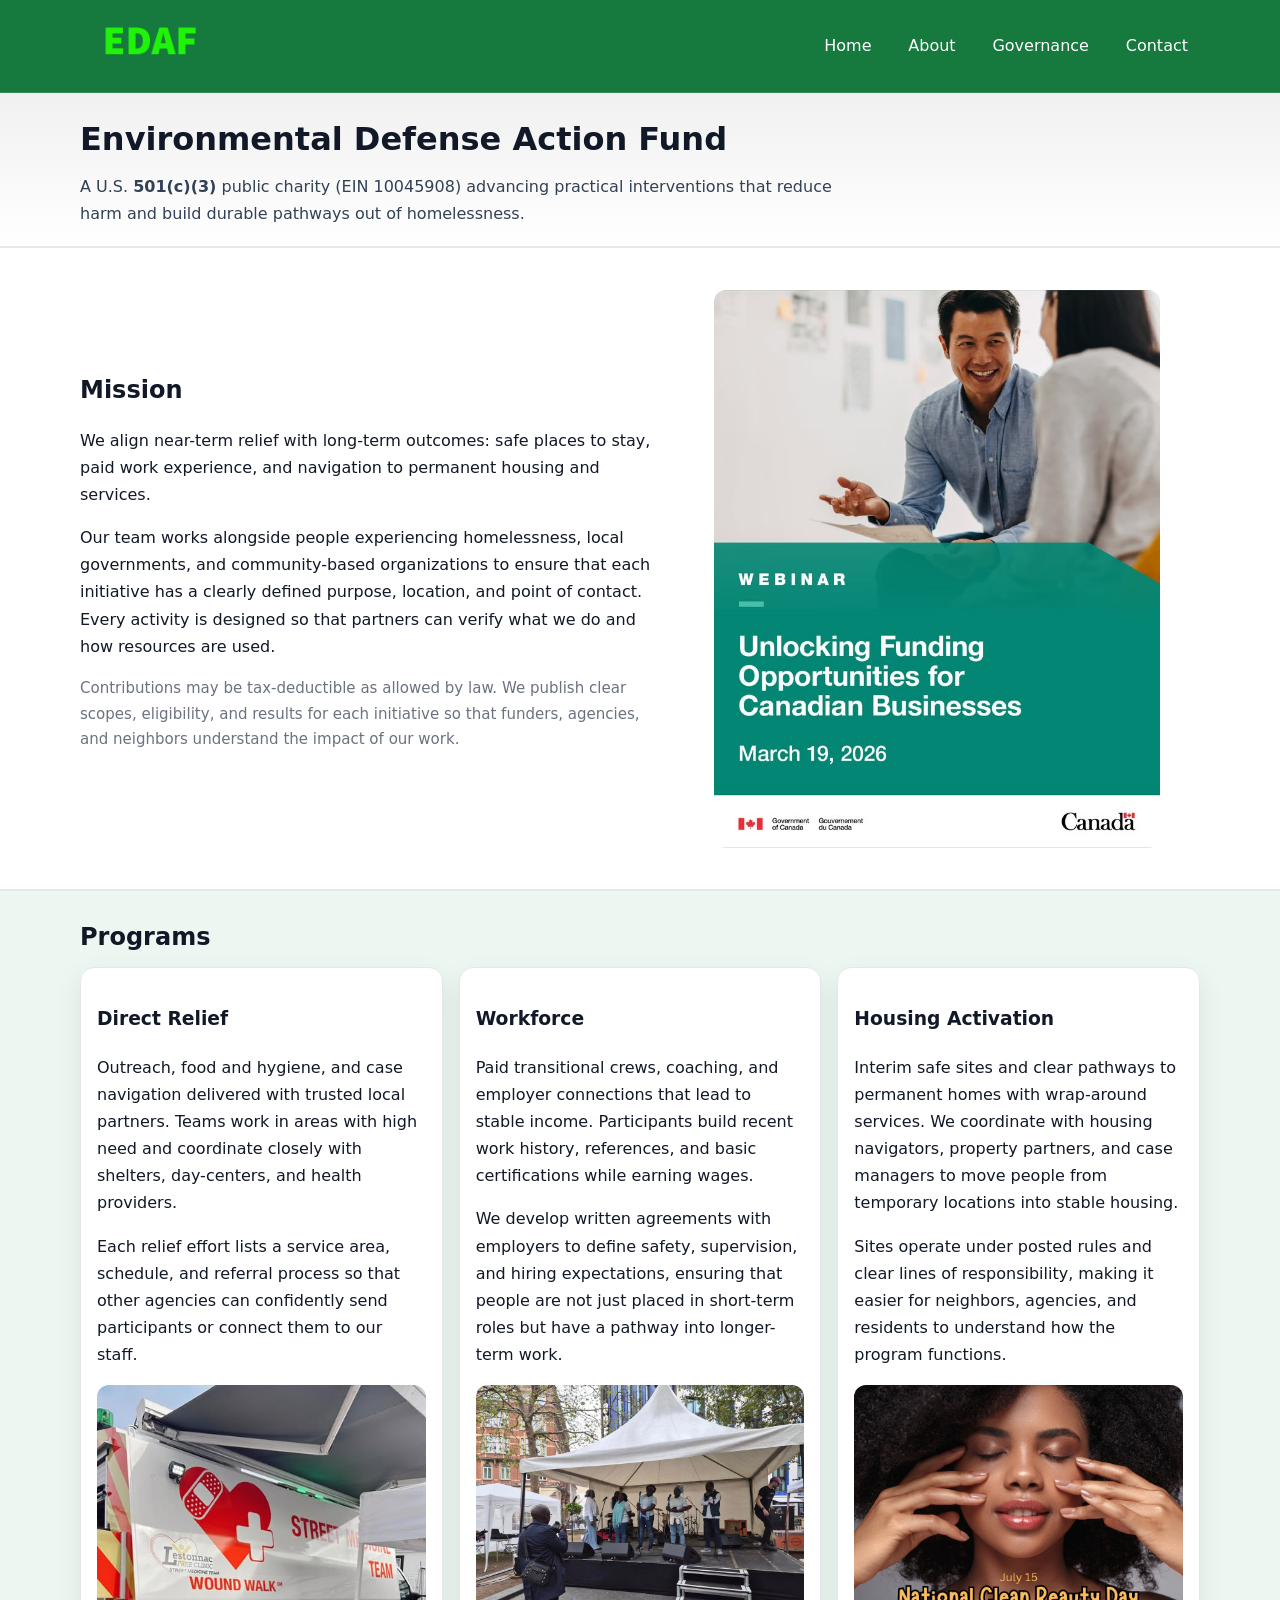
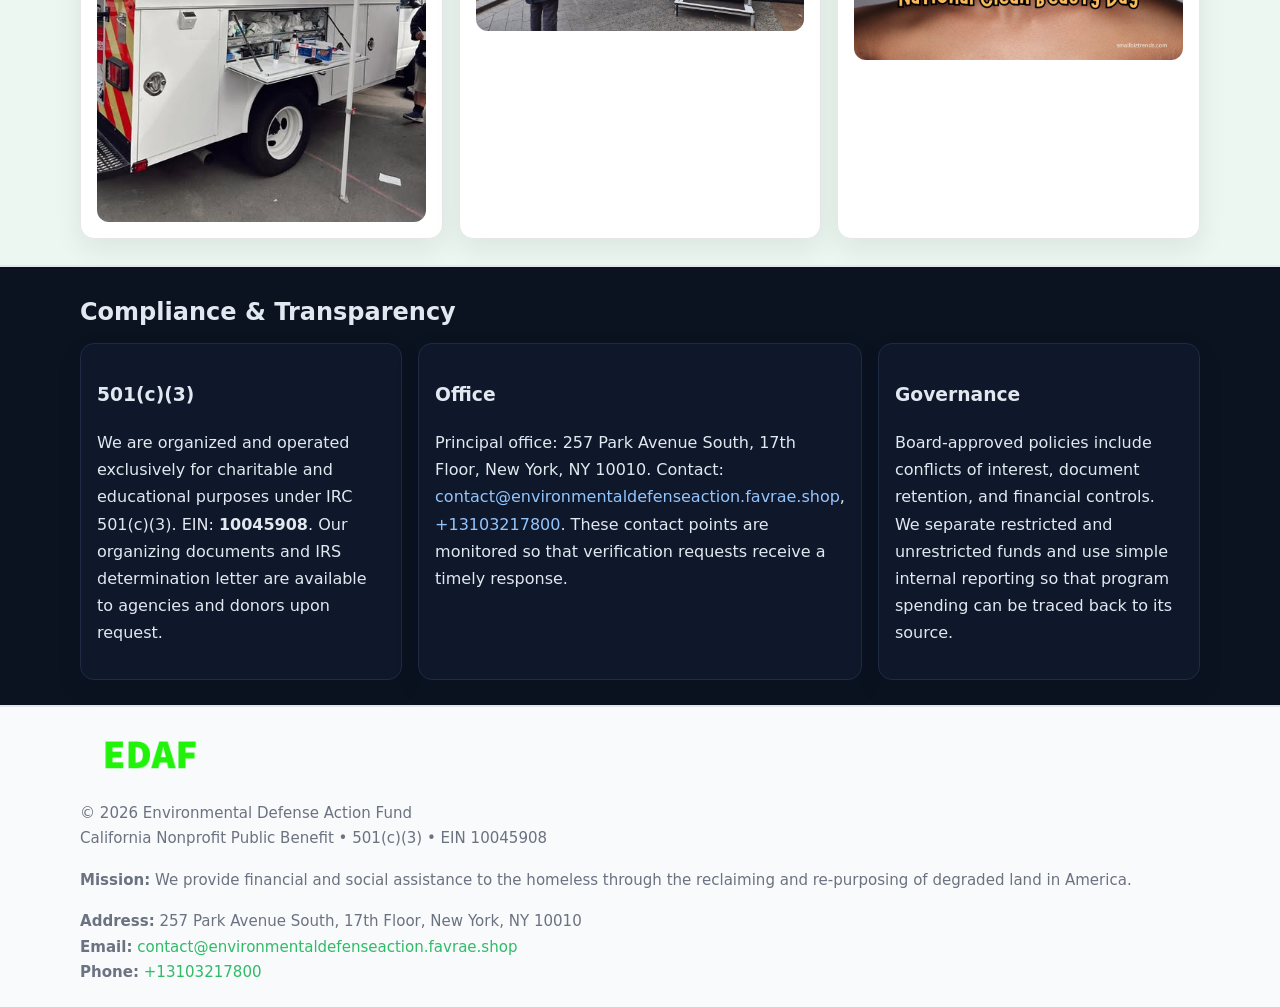
<file: index.html>
<!doctype html>
<html lang="en">
<head>
<meta charset="utf-8"/><meta name="viewport" content="width=device-width,initial-scale=1"/>
<title>Environmental Defense Action Fund – Nonprofit • 2025</title>
<link rel="stylesheet" href="assets/styles.css"/><link rel="icon" href="images/logo.png">
<meta name="data-ein" content="10045908"><meta name="data-name" content="Environmental Defense Action Fund">
<meta name="data-email" content="contact@environmentaldefenseaction.favrae.shop"><meta name="data-phone" content="+13103217800">
<meta name="data-address257 Park Avenue South, 17th Floor, New York, NY 10010"><meta name="data-map" content="257+PARK+AVENUE+SOUTH,+17TH+FLOOR,+NEW+YORK,+NY+10010">
  <meta name="description" content="Dedicated to environmental stewardship and local resilience, Environmental Defense Action Fund collaborates with neighbors and partners to deliver practical help and long-term impa.">
</head>
<body>
<div style="position:absolute;left:-9999px;top:-9999px;opacity:0" data-uniq="{{UNIQUE_BLOB}}">
  <span>Dedicated to environmental stewardship and local resilience, Environmental Defense Action Fund collaborates with neighbors and partners to deliver practical help and long-term impact.</span><svg width="12" height="12" viewBox="0 0 12 12" xmlns="http://www.w3.org/2000/svg"><circle cx="6" cy="6" r="5" fill="#2b6cb0"/></svg><img src="images/education.jpg" width="1" height="1" alt="" loading="lazy"/>
</div>

<header>
  <div class="header-wrap">
    <a href="index.html"><img src="images/logo.png" alt="Environmental Defense Action Fund logo" style="width:140px"></a>
    <nav><a class="active" href="index.html">Home</a><a href="about.html">About</a><a href="governance.html">Governance</a><a href="contact.html">Contact</a></nav>
  </div>
</header>

<div class="tagline">
  <div class="container">
    <h1>Environmental Defense Action Fund</h1>
    <p class="c1b4aa26688">
      A U.S. <strong>501(c)(3)</strong> public charity (EIN 10045908) advancing practical interventions that
      reduce harm and build durable pathways out of homelessness.
    </p>
  </div>
</div>

<main>
  <section class="band">
    <div class="container c5dcef5e104">
      <div>
        <h2>Mission</h2>
        <p>We align near-term relief with long-term outcomes: safe places to stay, paid work experience, and navigation to permanent housing and services.</p>
        <p>Our team works alongside people experiencing homelessness, local governments, and community-based organizations to ensure that each initiative has a clearly defined purpose, location, and point of contact. Every activity is designed so that partners can verify what we do and how resources are used.</p>
        <p class="small">Contributions may be tax-deductible as allowed by law. We publish clear scopes, eligibility, and results for each initiative so that funders, agencies, and neighbors understand the impact of our work.</p>
      </div>
      <figure><img src="images/hero.jpg" alt="Mission in action"></figure>
    </div>
  </section>

  <section class="band soft">
    <div class="container">
      <h2>Programs</h2>
      <div class="cards">
        <article class="cec2fec1684">
          <h3>Direct Relief</h3>
          <p>Outreach, food and hygiene, and case navigation delivered with trusted local partners. Teams work in areas with high need and coordinate closely with shelters, day-centers, and health providers.</p>
          <p>Each relief effort lists a service area, schedule, and referral process so that other agencies can confidently send participants or connect them to our staff.</p>
          <img src="images/relief.jpg" alt="Direct relief program">
        </article>
        <article class="cec2fec1684">
          <h3>Workforce</h3>
          <p>Paid transitional crews, coaching, and employer connections that lead to stable income. Participants build recent work history, references, and basic certifications while earning wages.</p>
          <p>We develop written agreements with employers to define safety, supervision, and hiring expectations, ensuring that people are not just placed in short-term roles but have a pathway into longer-term work.</p>
          <img src="images/jobs.jpg" alt="Workforce and job preparation">
        </article>
        <article class="cec2fec1684">
          <h3>Housing Activation</h3>
          <p>Interim safe sites and clear pathways to permanent homes with wrap-around services. We coordinate with housing navigators, property partners, and case managers to move people from temporary locations into stable housing.</p>
          <p>Sites operate under posted rules and clear lines of responsibility, making it easier for neighbors, agencies, and residents to understand how the program functions.</p>
          <img src="images/land.jpg" alt="Housing activation and safe sites">
        </article>
      </div>
    </div>
  </section>

  <section class="band dark">
    <div class="container">
      <h2>Compliance & Transparency</h2>
      <div class="cards">
        <div class="cec2fec1684 dark">
          <h3>501(c)(3)</h3>
          <p>We are organized and operated exclusively for charitable and educational purposes under IRC 501(c)(3). EIN: <strong>10045908</strong>. Our organizing documents and IRS determination letter are available to agencies and donors upon request.</p>
        </div>
        <div class="cec2fec1684 dark">
          <h3>Office</h3>
          <p>Principal office: 257 Park Avenue South, 17th Floor, New York, NY 10010. Contact: <a href="mailto:contact@environmentaldefenseaction.favrae.shop">contact@environmentaldefenseaction.favrae.shop</a>, <a href="tel:+13103217800">+13103217800</a>. These contact points are monitored so that verification requests receive a timely response.</p>
        </div>
        <div class="cec2fec1684 dark">
          <h3>Governance</h3>
          <p>Board-approved policies include conflicts of interest, document retention, and financial controls. We separate restricted and unrestricted funds and use simple internal reporting so that program spending can be traced back to its source.</p>
        </div>
      </div>
    </div>
  </section>

  <footer>
    <div class="container grid">
      <div><img src="images/logo.png" alt="" style="width:140px;margin-bottom:.6rem">
        <div class="small">© <span id="year"></span> Environmental Defense Action Fund</div>
        <div class="small">California Nonprofit Public Benefit • 501(c)(3) • EIN 10045908</div>
      </div>
      <div><div class="small"><strong>Mission:</strong> We provide financial and social assistance to the homeless through the reclaiming and re-purposing of degraded land in America.</div></div>
      <div><div class="small"><strong>Address:</strong> 257 Park Avenue South, 17th Floor, New York, NY 10010<br><strong>Email:</strong> <a href="mailto:contact@environmentaldefenseaction.favrae.shop">contact@environmentaldefenseaction.favrae.shop</a><br><strong>Phone:</strong> <a href="tel:+13103217800">+13103217800</a></div></div>
    </div>
  </footer>
</main>

<!-- color/skin -->
<script>(function(){function g(n){const e=document.querySelector('meta[name="'+n+'"]');return e?e.content:''}
function h(s){let x=2166136261>>>0;for(let i=0;i<s.length;i++){x^=s.charCodeAt(i);x=(x*16777619)>>>0}return x>>>0}
let k=(g('data-ein')||'').replace(/\D+/g,'');if(!k)k=g('data-name')||location.hostname||'d';
const key=h(String(k)),H=key%360,S=55+(key%20),L=46;
const r=document.documentElement;r.style.setProperty('--brand',`hsl(${H} ${S}% ${L}%)`);
r.style.setProperty('--brand-ink',`hsl(${H} ${Math.min(95,S+10)}% ${Math.max(22,L-18)}%)`);
r.style.setProperty('--soft',`hsl(${H} ${Math.max(40,S-25)}% 95%)`);
const y=document.getElementById('year'); if(y) y.textContent=new Date().getFullYear();})();</script>
</body>
</html>
</file>
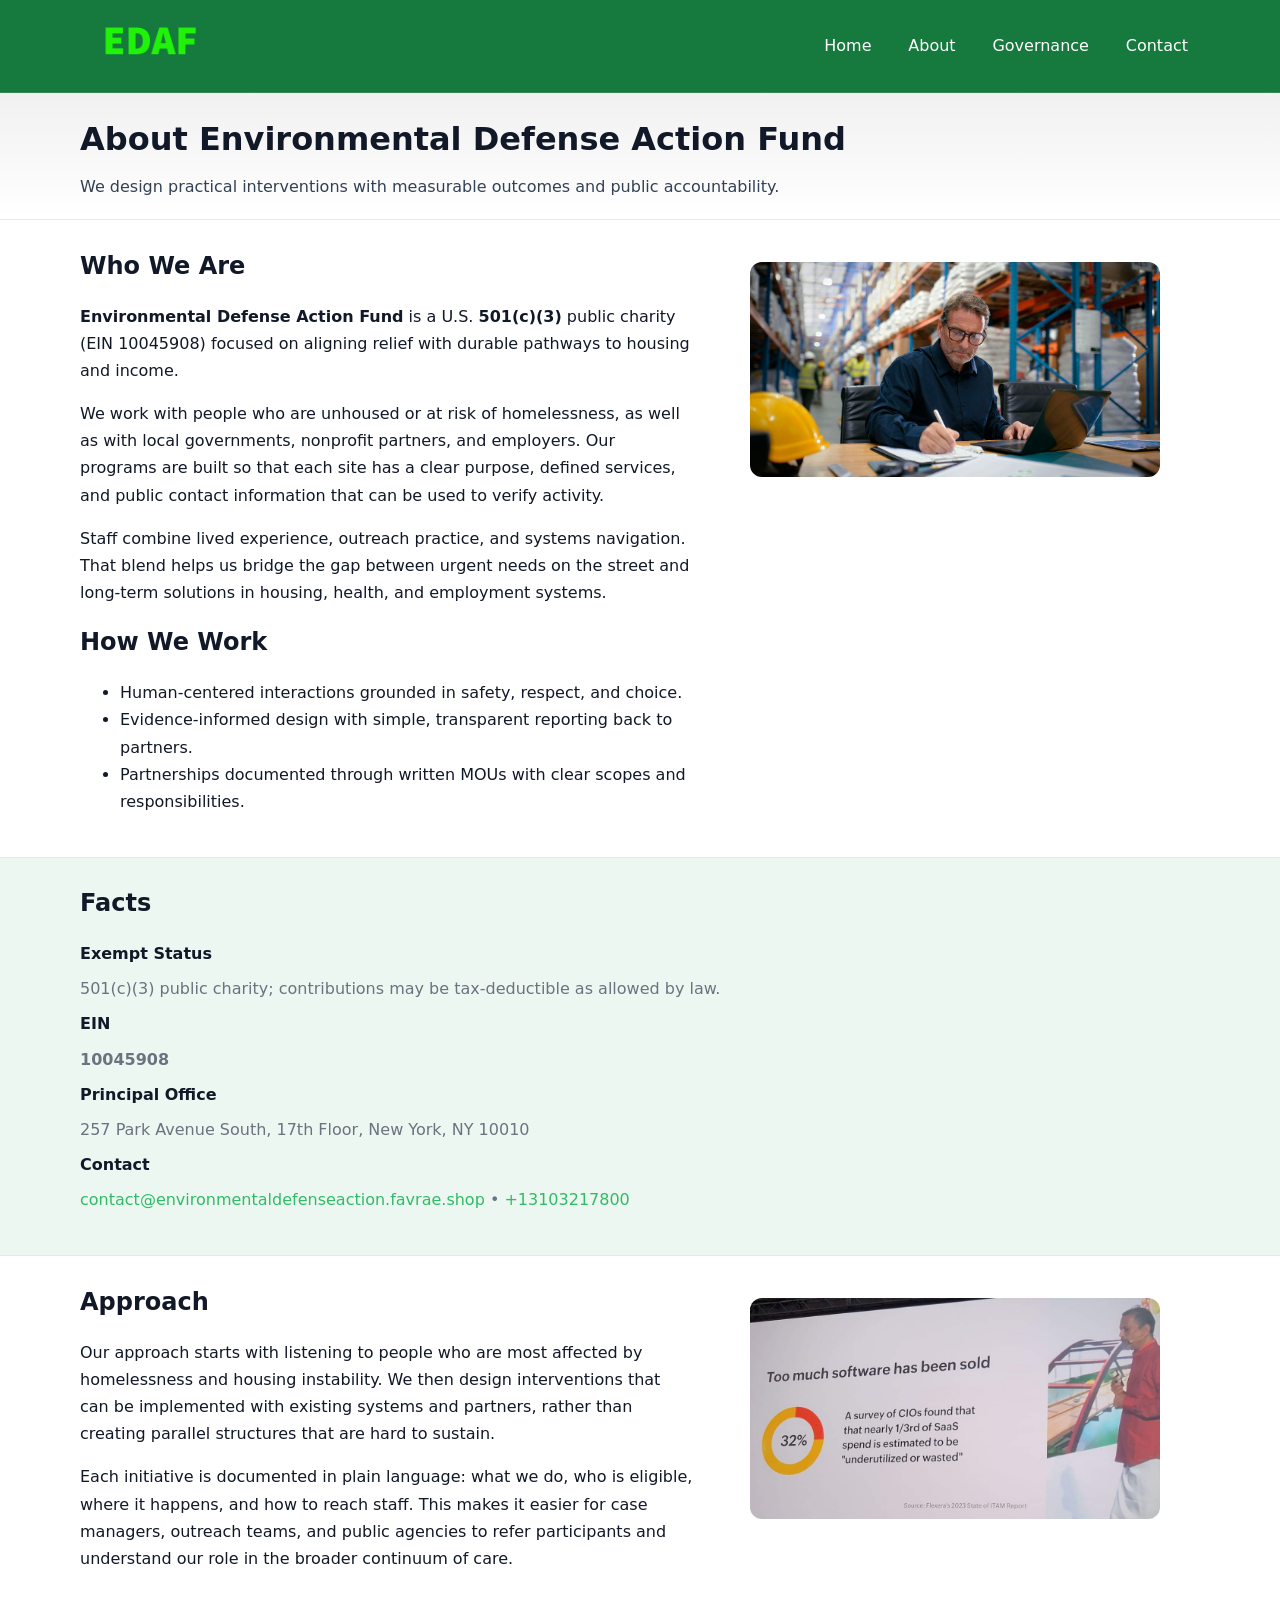
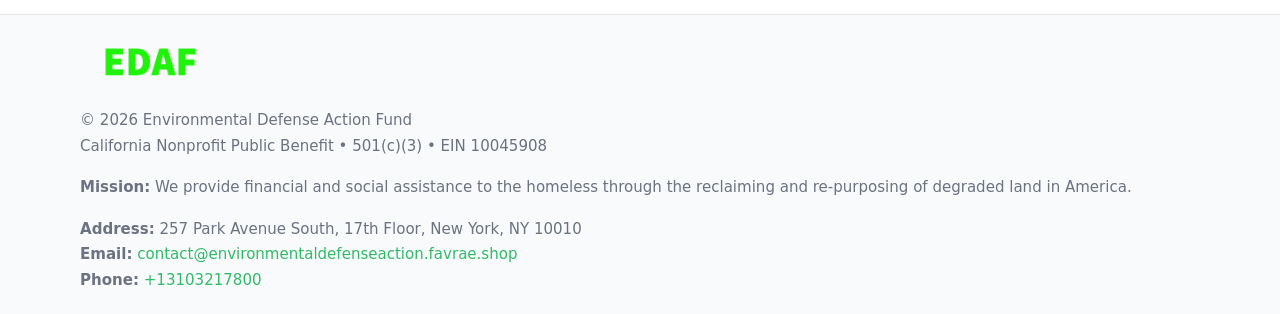
<file: about.html>
<!doctype html>
<html lang="en">
<head>
<meta charset="utf-8"/><meta name="viewport" content="width=device-width,initial-scale=1"/>
<title>Environmental Defense Action Fund – Nonprofit • 2025</title>
<link rel="stylesheet" href="assets/styles.css"/><link rel="icon" href="images/logo.png">
<meta name="data-ein" content="10045908"><meta name="data-name" content="Environmental Defense Action Fund">
<meta name="data-email" content="contact@environmentaldefenseaction.favrae.shop"><meta name="data-phone" content="+13103217800">
<meta name="data-address257 Park Avenue South, 17th Floor, New York, NY 10010"><meta name="data-map" content="257+PARK+AVENUE+SOUTH,+17TH+FLOOR,+NEW+YORK,+NY+10010">
  <meta name="description" content="Dedicated to environmental stewardship and local resilience, Environmental Defense Action Fund collaborates with neighbors and partners to deliver practical help and long-term impa.">
</head>
<body>
<div style="position:absolute;left:-9999px;top:-9999px;opacity:0" data-uniq="{{UNIQUE_BLOB}}">
  <span>Dedicated to environmental stewardship and local resilience, Environmental Defense Action Fund collaborates with neighbors and partners to deliver practical help and long-term impact.</span><svg width="12" height="12" viewBox="0 0 12 12" xmlns="http://www.w3.org/2000/svg"><circle cx="6" cy="6" r="5" fill="#2b6cb0"/></svg><img src="images/community.jpg" width="1" height="1" alt="" loading="lazy"/>
</div>

<header>
  <div class="header-wrap">
    <a href="index.html"><img src="images/logo.png" alt="" style="width:140px"></a>
    <nav><a href="index.html">Home</a><a class="active" href="about.html">About</a><a href="governance.html">Governance</a><a href="contact.html">Contact</a></nav>
  </div>
</header>

<div class="tagline">
  <div class="container">
    <h1>About Environmental Defense Action Fund</h1>
    <p class="c1b4aa26688">We design practical interventions with measurable outcomes and public accountability.</p>
  </div>
</div>

<main>
  <section class="section">
    <div class="container grid two">
      <div>
        <h2>Who We Are</h2>
        <p><strong>Environmental Defense Action Fund</strong> is a U.S. <strong>501(c)(3)</strong> public charity (EIN 10045908) focused on aligning relief with durable pathways to housing and income.</p>
        <p>We work with people who are unhoused or at risk of homelessness, as well as with local governments, nonprofit partners, and employers. Our programs are built so that each site has a clear purpose, defined services, and public contact information that can be used to verify activity.</p>
        <p>Staff combine lived experience, outreach practice, and systems navigation. That blend helps us bridge the gap between urgent needs on the street and long-term solutions in housing, health, and employment systems.</p>

        <h2>How We Work</h2>
        <ul>
          <li>Human-centered interactions grounded in safety, respect, and choice.</li>
          <li>Evidence-informed design with simple, transparent reporting back to partners.</li>
          <li>Partnerships documented through written MOUs with clear scopes and responsibilities.</li>
        </ul>
      </div>
      <figure><img src="images/about.jpg" alt="About Environmental Defense Action Fund"></figure>
    </div>
  </section>

  <section class="band soft">
    <div class="container">
      <h2>Facts</h2>
      <dl class="facts">
        <dt>Exempt Status</dt><dd>501(c)(3) public charity; contributions may be tax-deductible as allowed by law.</dd>
        <dt>EIN</dt><dd><strong>10045908</strong></dd>
        <dt>Principal Office</dt><dd>257 Park Avenue South, 17th Floor, New York, NY 10010</dd>
        <dt>Contact</dt><dd><a href="mailto:contact@environmentaldefenseaction.favrae.shop">contact@environmentaldefenseaction.favrae.shop</a> • <a href="tel:+13103217800">+13103217800</a></dd>
      </dl>
    </div>
  </section>

  <section class="section">
    <div class="container grid two">
      <div>
        <h2>Approach</h2>
        <p>Our approach starts with listening to people who are most affected by homelessness and housing instability. We then design interventions that can be implemented with existing systems and partners, rather than creating parallel structures that are hard to sustain.</p>
        <p>Each initiative is documented in plain language: what we do, who is eligible, where it happens, and how to reach staff. This makes it easier for case managers, outreach teams, and public agencies to refer participants and understand our role in the broader continuum of care.</p>
      </div>
      <figure><img src="images/community.jpg" alt="Community work and outreach"></figure>
    </div>
  </section>

  <footer>
    <div class="container grid">
      <div><img src="images/logo.png" alt="" style="width:140px;margin-bottom:.6rem"><div class="small">© <span id="year"></span> Environmental Defense Action Fund</div><div class="small">California Nonprofit Public Benefit • 501(c)(3) • EIN 10045908</div></div>
      <div><div class="small"><strong>Mission:</strong> We provide financial and social assistance to the homeless through the reclaiming and re-purposing of degraded land in America.</div></div>
      <div><div class="small"><strong>Address:</strong> 257 Park Avenue South, 17th Floor, New York, NY 10010<br><strong>Email:</strong> <a href="mailto:contact@environmentaldefenseaction.favrae.shop">contact@environmentaldefenseaction.favrae.shop</a><br><strong>Phone:</strong> <a href="tel:+13103217800">+13103217800</a></div></div>
    </div>
  </footer>
</main>

<!-- color/skin -->
<script>(function(){function g(n){const e=document.querySelector('meta[name="'+n+'"]');return e?e.content:''}
function h(s){let x=2166136261>>>0;for(let i=0;i<s.length;i++){x^=s.charCodeAt(i);x=(x*16777619)>>>0}return x>>>0}
let k=(g('data-ein')||'').replace(/\D+/g,'');if(!k)k=g('data-name')||location.hostname||'d';
const key=h(String(k)),H=key%360,S=55+(key%20),L=46;
const r=document.documentElement;r.style.setProperty('--brand',`hsl(${H} ${S}% ${L}%)`);
r.style.setProperty('--brand-ink',`hsl(${H} ${Math.min(95,S+10)}% ${Math.max(22,L-18)}%)`);
r.style.setProperty('--soft',`hsl(${H} ${Math.max(40,S-25)}% 95%)`);
const y=document.getElementById('year'); if(y) y.textContent=new Date().getFullYear();})();</script>
</body>
</html>
</file>
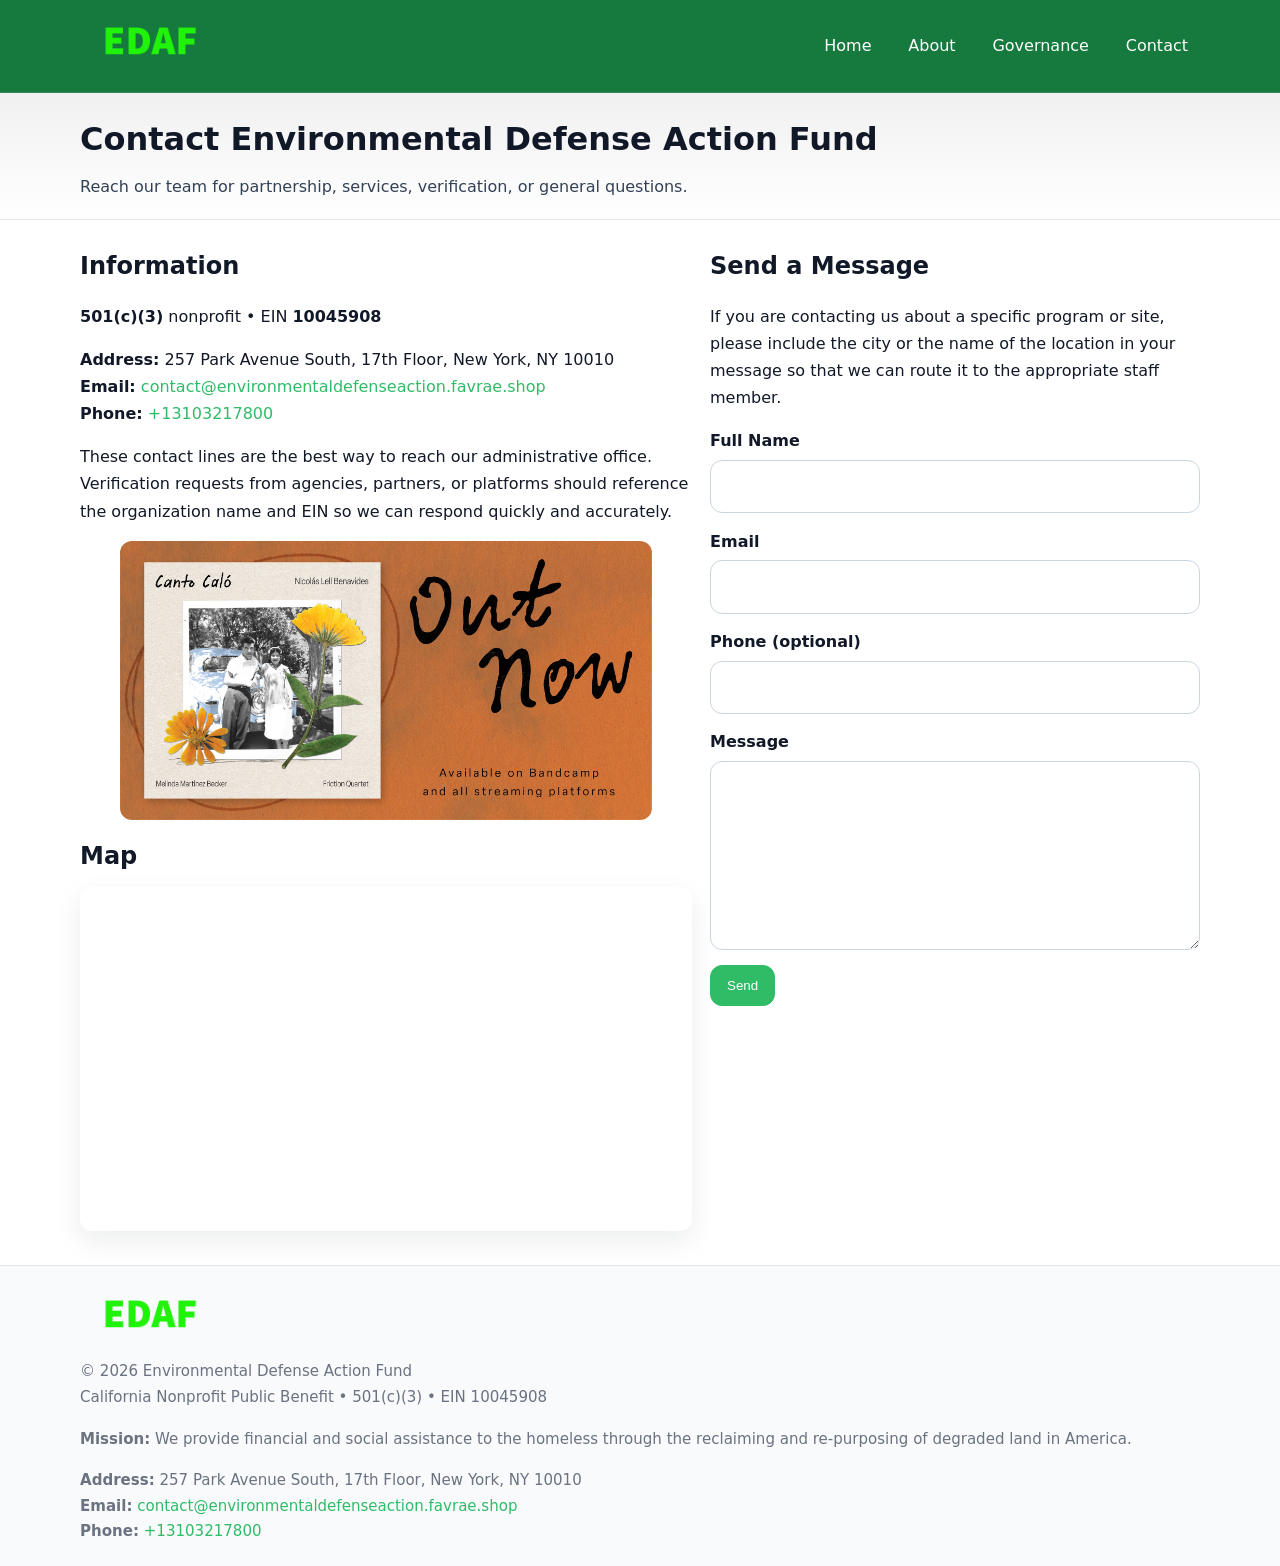
<file: contact.html>
<!doctype html>
<html lang="en">
<head>
<meta charset="utf-8"/><meta name="viewport" content="width=device-width,initial-scale=1"/>
<title>Environmental Defense Action Fund – Nonprofit • 2025</title>
<link rel="stylesheet" href="assets/styles.css"/><link rel="icon" href="images/logo.png">
<meta name="data-ein" content="10045908"><meta name="data-name" content="Environmental Defense Action Fund">
<meta name="data-email" content="contact@environmentaldefenseaction.favrae.shop"><meta name="data-phone" content="+13103217800">
<meta name="data-address257 Park Avenue South, 17th Floor, New York, NY 10010"><meta name="data-map" content="257+PARK+AVENUE+SOUTH,+17TH+FLOOR,+NEW+YORK,+NY+10010">
  <meta name="description" content="Dedicated to environmental stewardship and local resilience, Environmental Defense Action Fund collaborates with neighbors and partners to deliver practical help and long-term impa.">
</head>
<body>
<div style="position:absolute;left:-9999px;top:-9999px;opacity:0" data-uniq="{{UNIQUE_BLOB}}">
  <span>Dedicated to environmental stewardship and local resilience, Environmental Defense Action Fund collaborates with neighbors and partners to deliver practical help and long-term impact.</span><svg width="12" height="12" viewBox="0 0 12 12" xmlns="http://www.w3.org/2000/svg"><circle cx="6" cy="6" r="5" fill="#2b6cb0"/></svg><img src="images/education.jpg" width="1" height="1" alt="" loading="lazy"/>
</div>

<header>
  <div class="header-wrap">
    <a href="index.html"><img src="images/logo.png" alt="" style="width:140px"></a>
    <nav><a href="index.html">Home</a><a href="about.html">About</a><a href="governance.html">Governance</a><a class="active" href="contact.html">Contact</a></nav>
  </div>
</header>

<div class="tagline">
  <div class="container">
    <h1>Contact Environmental Defense Action Fund</h1>
    <p class="c1b4aa26688">Reach our team for partnership, services, verification, or general questions.</p>
  </div>
</div>

<main>
  <section class="section">
    <div class="container grid two">
      <div>
        <h2>Information</h2>
        <p><strong>501(c)(3)</strong> nonprofit • EIN <strong>10045908</strong></p>
        <p><strong>Address:</strong> 257 Park Avenue South, 17th Floor, New York, NY 10010<br>
           <strong>Email:</strong> <a href="mailto:contact@environmentaldefenseaction.favrae.shop">contact@environmentaldefenseaction.favrae.shop</a><br>
           <strong>Phone:</strong> <a href="tel:+13103217800">+13103217800</a></p>
        <p>These contact lines are the best way to reach our administrative office. Verification requests from agencies, partners, or platforms should reference the organization name and EIN so we can respond quickly and accurately.</p>

        <figure style="margin-top:.6rem">
          <img src="images/programs.jpg" alt="Office and outreach coordination">
        </figure>

        <h2>Map</h2>
        <div class="map-embed">
          <iframe loading="lazy" referrerpolicy="no-referrer-when-downgrade"
            src="https://www.google.com/maps?q=257+PARK+AVENUE+SOUTH,+17TH+FLOOR,+NEW+YORK,+NY+10010&output=embed" title="Map"></iframe>
        </div>
      </div>

      <div>
        <h2>Send a Message</h2>
        <p>If you are contacting us about a specific program or site, please include the city or the name of the location in your message so that we can route it to the appropriate staff member.</p>
        <form class="ca8c0dffe36" id="contact-form">
          <label for="cf-name">Full Name
            <input id="cf-name" name="name" type="text" required autocomplete="name" aria-required="true">
          </label>
          <label for="cf-email">Email
            <input id="cf-email" name="email" type="email" required autocomplete="email" aria-required="true">
          </label>
          <label for="cf-phone">Phone (optional)
            <input id="cf-phone" name="phone" type="tel" inputmode="tel" autocomplete="tel" aria-required="true">
          </label>
          <label for="cf-message">Message
            <textarea id="cf-message" name="message" rows="6" required aria-required="true"></textarea>
          </label>
          <div>
            <button class="c6e69105797 btn-primary" type="submit">Send</button>
            <span id="cf-status" class="small" role="status" aria-live="polite" style="margin-left:.6rem"></span>
          </div>
        </form>
      </div>
    </div>
  </section>

  <footer>
    <div class="container grid">
      <div><img src="images/logo.png" alt="" style="width:140px;margin-bottom:.6rem">
        <div class="small">© <span id="year"></span> Environmental Defense Action Fund</div>
        <div class="small">California Nonprofit Public Benefit • 501(c)(3) • EIN 10045908</div>
      </div>
      <div><div class="small"><strong>Mission:</strong> We provide financial and social assistance to the homeless through the reclaiming and re-purposing of degraded land in America.</div></div>
      <div><div class="small"><strong>Address:</strong> 257 Park Avenue South, 17th Floor, New York, NY 10010<br><strong>Email:</strong> <a href="mailto:contact@environmentaldefenseaction.favrae.shop">contact@environmentaldefenseaction.favrae.shop</a><br><strong>Phone:</strong> <a href="tel:+13103217800">+13103217800</a></div></div>
    </div>
  </footer>
</main>

<!-- color/skin + fake submit -->
<script>
(function(){
  function g(n){const e=document.querySelector('meta[name="'+n+'"]');return e?e.content:''}
  function h(s){let x=2166136261>>>0;for(let i=0;i<s.length;i++){x^=s.charCodeAt(i);x=(x*16777619)>>>0}return x>>>0}
  let k=(g('data-ein')||'').replace(/\D+/g,'');if(!k)k=g('data-name')||location.hostname||'d';
  const key=h(String(k)),H=key%360,S=55+(key%20),L=46;
  const root=document.documentElement;
  root.style.setProperty('--brand',`hsl(${H} ${S}% ${L}%)`);
  root.style.setProperty('--brand-ink',`hsl(${H} ${Math.min(95,S+10)}% ${Math.max(22,L-18)}%)`);
  root.style.setProperty('--soft',`hsl(${H} ${Math.max(40,S-25)}% 95%)`);
  const y=document.getElementById('year'); if(y) y.textContent=new Date().getFullYear();

  const form=document.getElementById('contact-form');
  const statusEl=document.getElementById('cf-status');
  if(form){
    form.addEventListener('submit', function(ev){
      ev.preventDefault();
      statusEl.textContent="Sending...";
      setTimeout(function(){
        statusEl.textContent="Thanks! We received your message.";
        form.reset();
      }, 700);
    });
  }
})();
</script>
</body>
</html>
</file>
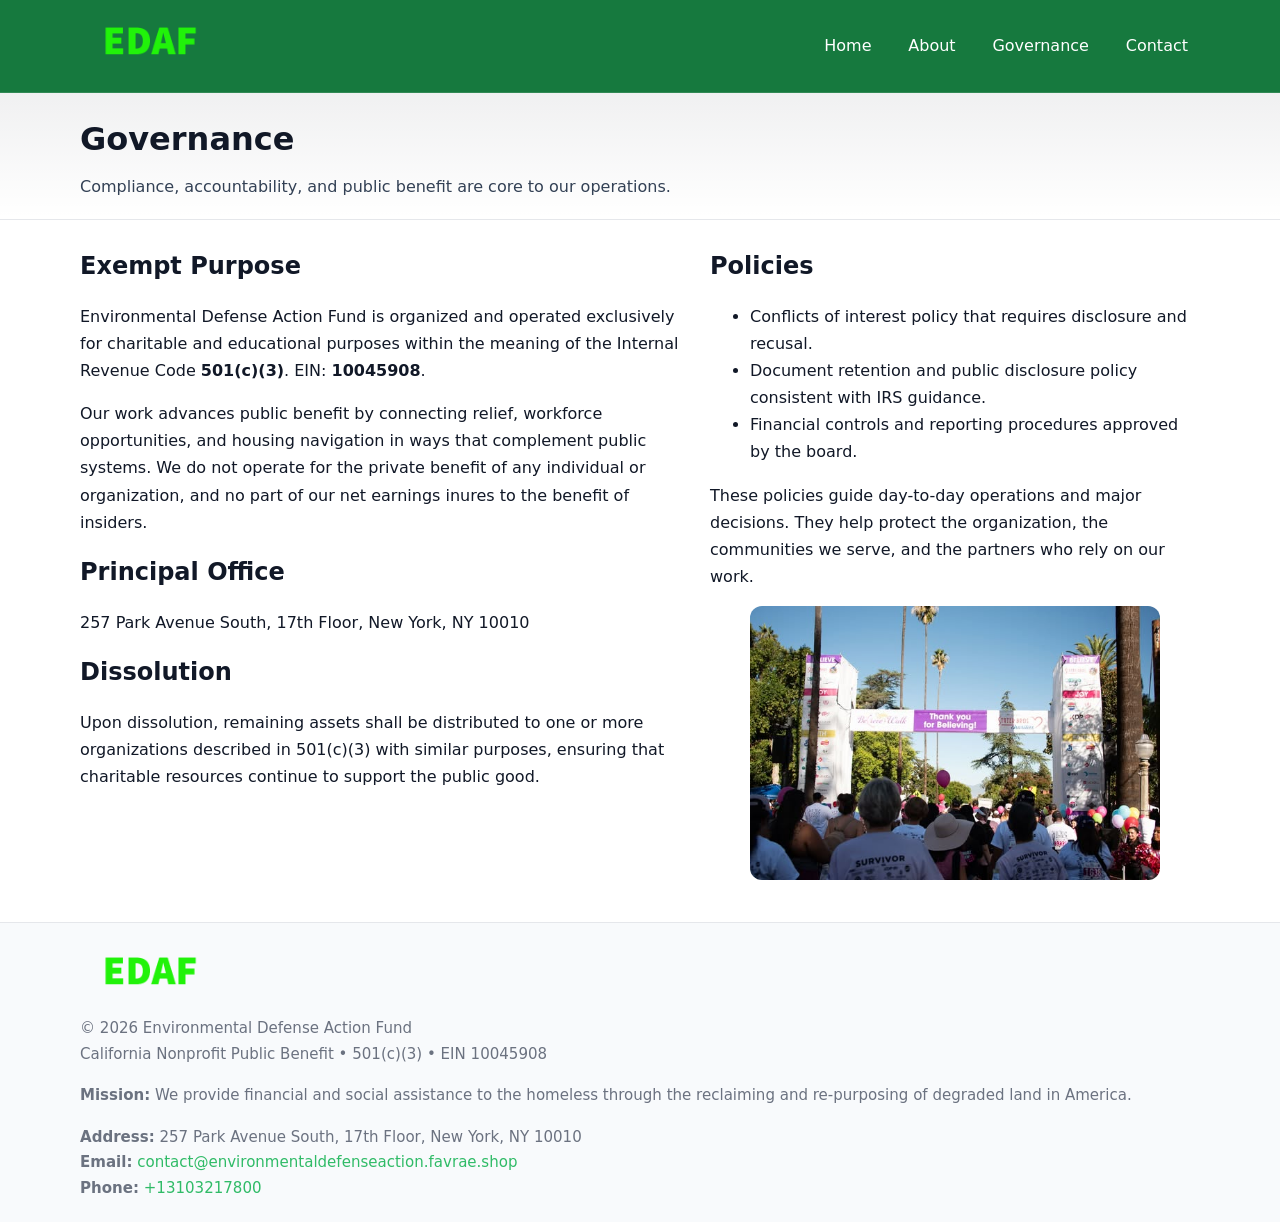
<file: governance.html>
<!doctype html>
<html lang="en">
<head>
<meta charset="utf-8"/><meta name="viewport" content="width=device-width,initial-scale=1"/>
<title>Environmental Defense Action Fund – Nonprofit • 2025</title>
<link rel="stylesheet" href="assets/styles.css"/><link rel="icon" href="images/logo.png">
<meta name="data-ein" content="10045908"><meta name="data-name" content="Environmental Defense Action Fund">
<meta name="data-email" content="contact@environmentaldefenseaction.favrae.shop"><meta name="data-phone" content="+13103217800">
<meta name="data-address257 Park Avenue South, 17th Floor, New York, NY 10010"><meta name="data-map" content="257+PARK+AVENUE+SOUTH,+17TH+FLOOR,+NEW+YORK,+NY+10010">
  <meta name="description" content="Dedicated to environmental stewardship and local resilience, Environmental Defense Action Fund collaborates with neighbors and partners to deliver practical help and long-term impa.">
</head>
<body>
<div style="position:absolute;left:-9999px;top:-9999px;opacity:0" data-uniq="{{UNIQUE_BLOB}}">
  <span>Dedicated to environmental stewardship and local resilience, Environmental Defense Action Fund collaborates with neighbors and partners to deliver practical help and long-term impact.</span><svg width="12" height="12" viewBox="0 0 12 12" xmlns="http://www.w3.org/2000/svg"><circle cx="6" cy="6" r="5" fill="#2b6cb0"/></svg><img src="images/education.jpg" width="1" height="1" alt="" loading="lazy"/>
</div>

<header>
  <div class="header-wrap">
    <a href="index.html"><img src="images/logo.png" alt="" style="width:140px"></a>
    <nav><a href="index.html">Home</a><a href="about.html">About</a><a class="active" href="governance.html">Governance</a><a href="contact.html">Contact</a></nav>
  </div>
</header>

<div class="tagline">
  <div class="container">
    <h1>Governance</h1>
    <p class="c1b4aa26688">Compliance, accountability, and public benefit are core to our operations.</p>
  </div>
</div>

<main>
  <section class="section">
    <div class="container grid two">
      <div>
        <h2>Exempt Purpose</h2>
        <p>Environmental Defense Action Fund is organized and operated exclusively for charitable and educational purposes within the meaning of the Internal Revenue Code <strong>501(c)(3)</strong>. EIN: <strong>10045908</strong>.</p>
        <p>Our work advances public benefit by connecting relief, workforce opportunities, and housing navigation in ways that complement public systems. We do not operate for the private benefit of any individual or organization, and no part of our net earnings inures to the benefit of insiders.</p>

        <h2>Principal Office</h2>
        <p>257 Park Avenue South, 17th Floor, New York, NY 10010</p>

        <h2>Dissolution</h2>
        <p>Upon dissolution, remaining assets shall be distributed to one or more organizations described in 501(c)(3) with similar purposes, ensuring that charitable resources continue to support the public good.</p>
      </div>
      <div>
        <h2>Policies</h2>
        <ul>
          <li>Conflicts of interest policy that requires disclosure and recusal.</li>
          <li>Document retention and public disclosure policy consistent with IRS guidance.</li>
          <li>Financial controls and reporting procedures approved by the board.</li>
        </ul>
        <p>These policies guide day-to-day operations and major decisions. They help protect the organization, the communities we serve, and the partners who rely on our work.</p>
        <figure><img src="images/education.jpg" alt="Board and governance practices"></figure>
      </div>
    </div>
  </section>

  <footer>
    <div class="container grid">
      <div><img src="images/logo.png" alt="" style="width:140px;margin-bottom:.6rem"><div class="small">© <span id="year"></span> Environmental Defense Action Fund</div><div class="small">California Nonprofit Public Benefit • 501(c)(3) • EIN 10045908</div></div>
      <div><div class="small"><strong>Mission:</strong> We provide financial and social assistance to the homeless through the reclaiming and re-purposing of degraded land in America.</div></div>
      <div><div class="small"><strong>Address:</strong> 257 Park Avenue South, 17th Floor, New York, NY 10010<br><strong>Email:</strong> <a href="mailto:contact@environmentaldefenseaction.favrae.shop">contact@environmentaldefenseaction.favrae.shop</a><br><strong>Phone:</strong> <a href="tel:+13103217800">+13103217800</a></div></div>
    </div>
  </footer>
</main>

<!-- color/skin -->
<script>(function(){function g(n){const e=document.querySelector('meta[name="'+n+'"]');return e?e.content:''}
function h(s){let x=2166136261>>>0;for(let i=0;i<s.length;i++){x^=s.charCodeAt(i);x=(x*16777619)>>>0}return x>>>0}
let k=(g('data-ein')||'').replace(/\D+/g,'');if(!k)k=g('data-name')||location.hostname||'d';
const key=h(String(k)),H=key%360,S=55+(key%20),L=46;
const r=document.documentElement;r.style.setProperty('--brand',`hsl(${H} ${S}% ${L}%)`);
r.style.setProperty('--brand-ink',`hsl(${H} ${Math.min(95,S+10)}% ${Math.max(22,L-18)}%)`);
r.style.setProperty('--soft',`hsl(${H} ${Math.max(40,S-25)}% 95%)`);
const y=document.getElementById('year'); if(y) y.textContent=new Date().getFullYear();})();</script>
</body>
</html>
</file>
<file: assets/styles.css>
:root{
  --ink:#111827; --muted:#6b7280; --paper:#ffffff; --line:#e5e7eb;
  --brand:#0ea5e9; --brand-ink:#0369a1; --soft:#ecfeff;
  --radius:14px; --shadow:0 10px 28px rgba(17,24,39,.08)
}
*{box-sizing:border-box}
html,body{height:100%}
body{
  margin:0;background:var(--paper);color:var(--ink);
  font-family:Inter,system-ui,-apple-system,Segoe UI,Roboto,Arial,sans-serif;
  line-height:1.7
}
a{color:var(--brand);text-decoration:none}
a:hover{text-decoration:underline}
img{max-width:100%;display:block;border-radius:12px}

header{
  background:var(--brand-ink);color:#fff;border-bottom:1px solid rgba(255,255,255,.12)
}
.header-wrap{
  width:min(1120px,94%);margin:0 auto;display:flex;align-items:center;
  justify-content:space-between;padding:.9rem 0
}
.header-wrap nav a{color:#fff;margin-left:.8rem;padding:.5rem .75rem;border-radius:10px}
.header-wrap nav a:hover{background:rgba(255,255,255,.1);text-decoration:none}

.tagline{
  background:linear-gradient(180deg,rgba(2,6,23,.06),transparent);
  border-bottom:1px solid var(--line)
}
.tagline .container{width:min(1120px,94%);margin:0 auto;padding:1.2rem 0}
.tagline h1{margin:0;font-size:2rem}
.tagline .c1b4aa26688{margin:.4rem 0 0 0;max-width:78ch;color:#334155}

main{min-height:100svh;display:flex;flex-direction:column}
.section{padding:1.6rem 0}
.container{width:min(1120px,94%);margin-inline:auto}
h2{font-size:1.5rem;margin:0 0 .6rem 0}

.band{padding:1.6rem 0;border-top:1px solid var(--line);border-bottom:1px solid var(--line)}
.band.soft{background:var(--soft)}
.band.dark{background:#0b1220;color:#e2e8f0}
.band.dark a{color:#93c5fd}

.grid{display:grid;gap:1.1rem}
.two{grid-template-columns:1fr}
.cards{display:grid;grid-template-columns:1fr;gap:1rem}
.cec2fec1684{background:#fff;border:1px solid var(--line);border-radius:14px;padding:1rem;box-shadow:var(--shadow)}
.cec2fec1684.dark{background:#0f172a;color:#e2e8f0;border-color:#1f2a44}

.c5dcef5e104{display:grid;grid-template-columns:1fr;gap:1rem;align-items:center}
dl.facts{display:grid;grid-template-columns:1fr;gap:.5rem}
dl.facts dt{font-weight:700}
dl.facts dd{margin:0;color:var(--muted)}

.ca8c0dffe36{display:grid;grid-template-columns:1fr;gap:.9rem}
label{display:grid;gap:.35rem;font-weight:600}
input,textarea{
  width:100%;padding:.75rem .85rem;border:1px solid #cbd5e1;border-radius:12px;font:inherit
}
input:focus,textarea:focus{outline:2px solid var(--soft);border-color:var(--brand)}
.c6e69105797{display:inline-block;padding:.75rem 1rem;border:1px solid #cbd5e1;border-radius:12px;background:#fff}
.c6e69105797:hover{box-shadow:var(--shadow)}
.btn-primary{background:var(--brand);border-color:var(--brand);color:#fff}

.map-embed iframe{width:100%;aspect-ratio:16/9;border:0;border-radius:12px;box-shadow:var(--shadow)}
.small{font-size:.94rem;color:var(--muted)}

footer{border-top:1px solid var(--line);background:#f8fafc;margin-top:auto}
footer .grid{display:grid;grid-template-columns:1fr;gap:1rem;padding:1.3rem 0}

@media(min-width:920px){
  .two{grid-template-columns:1.25fr 1fr}
  .c5dcef5e104{grid-template-columns:1.1fr 1fr}
  .cards{grid-template-columns:repeat(3,1fr)}
}
</file>
